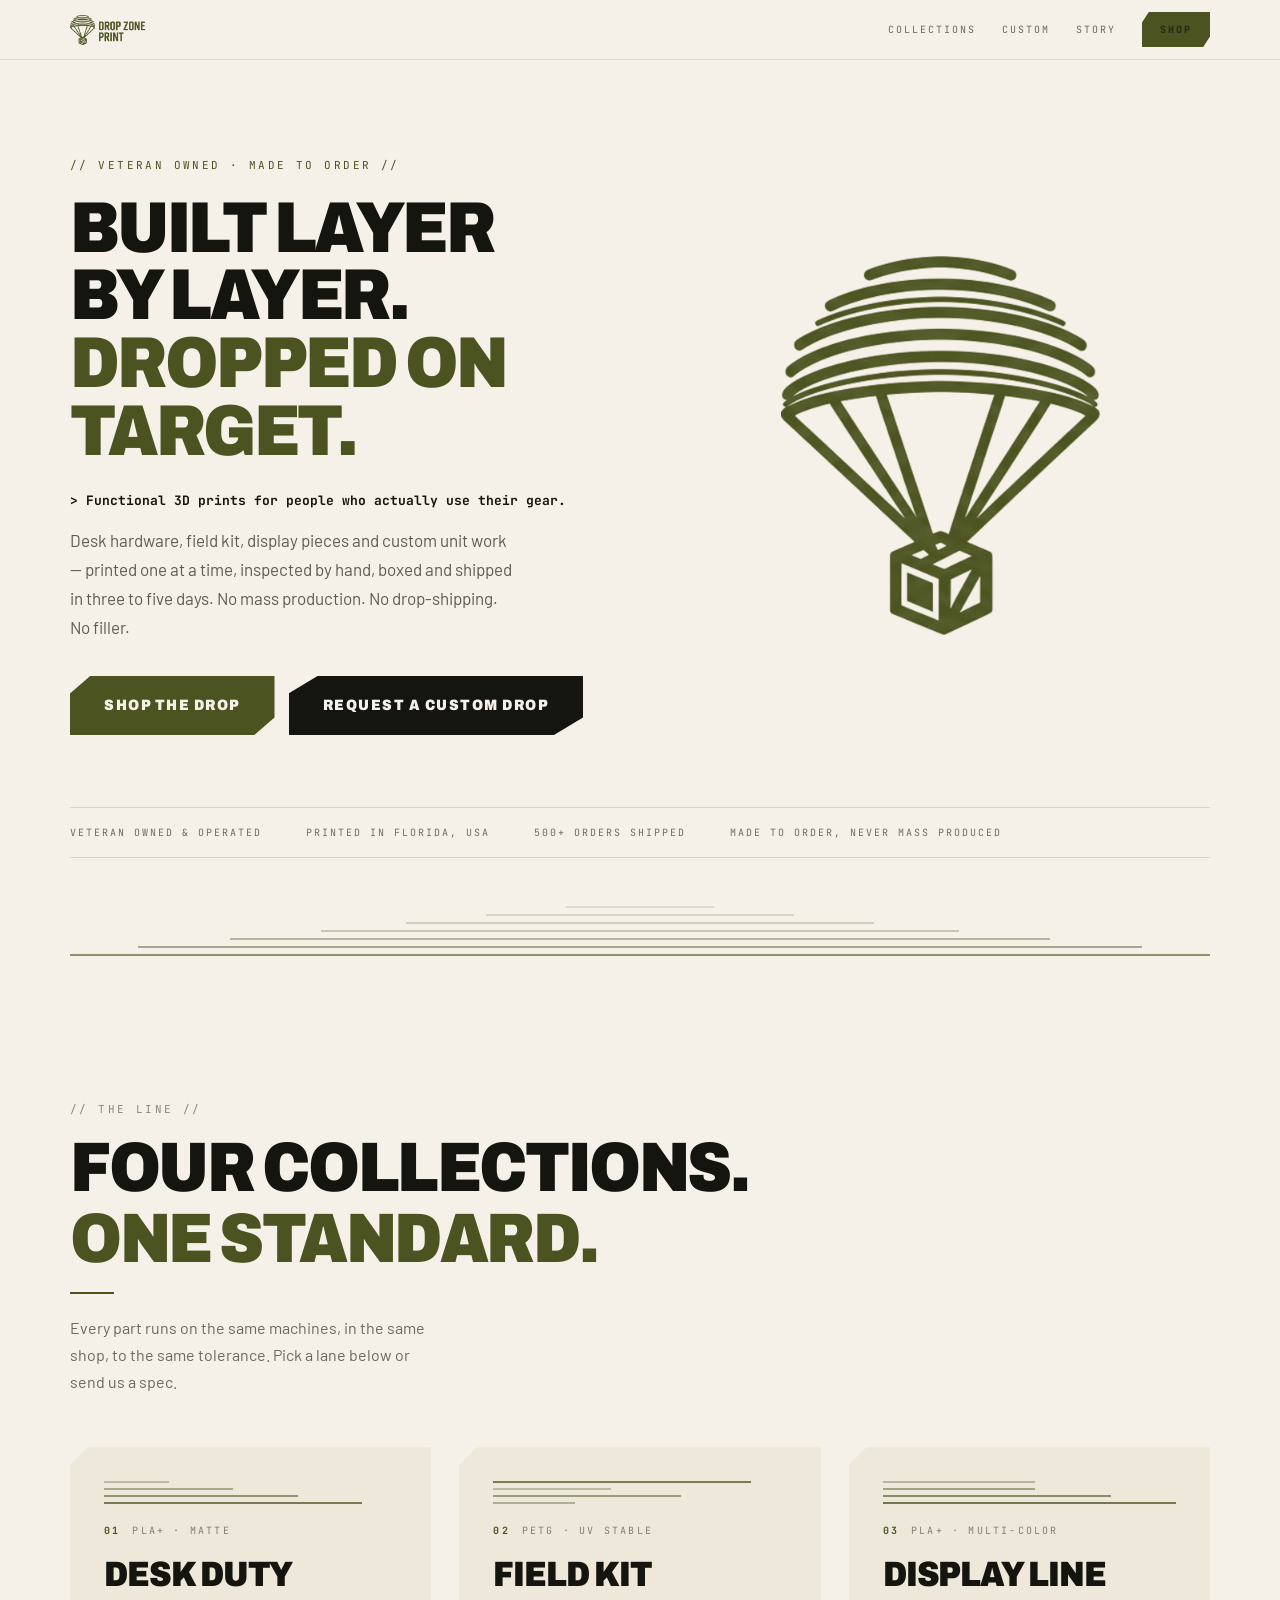
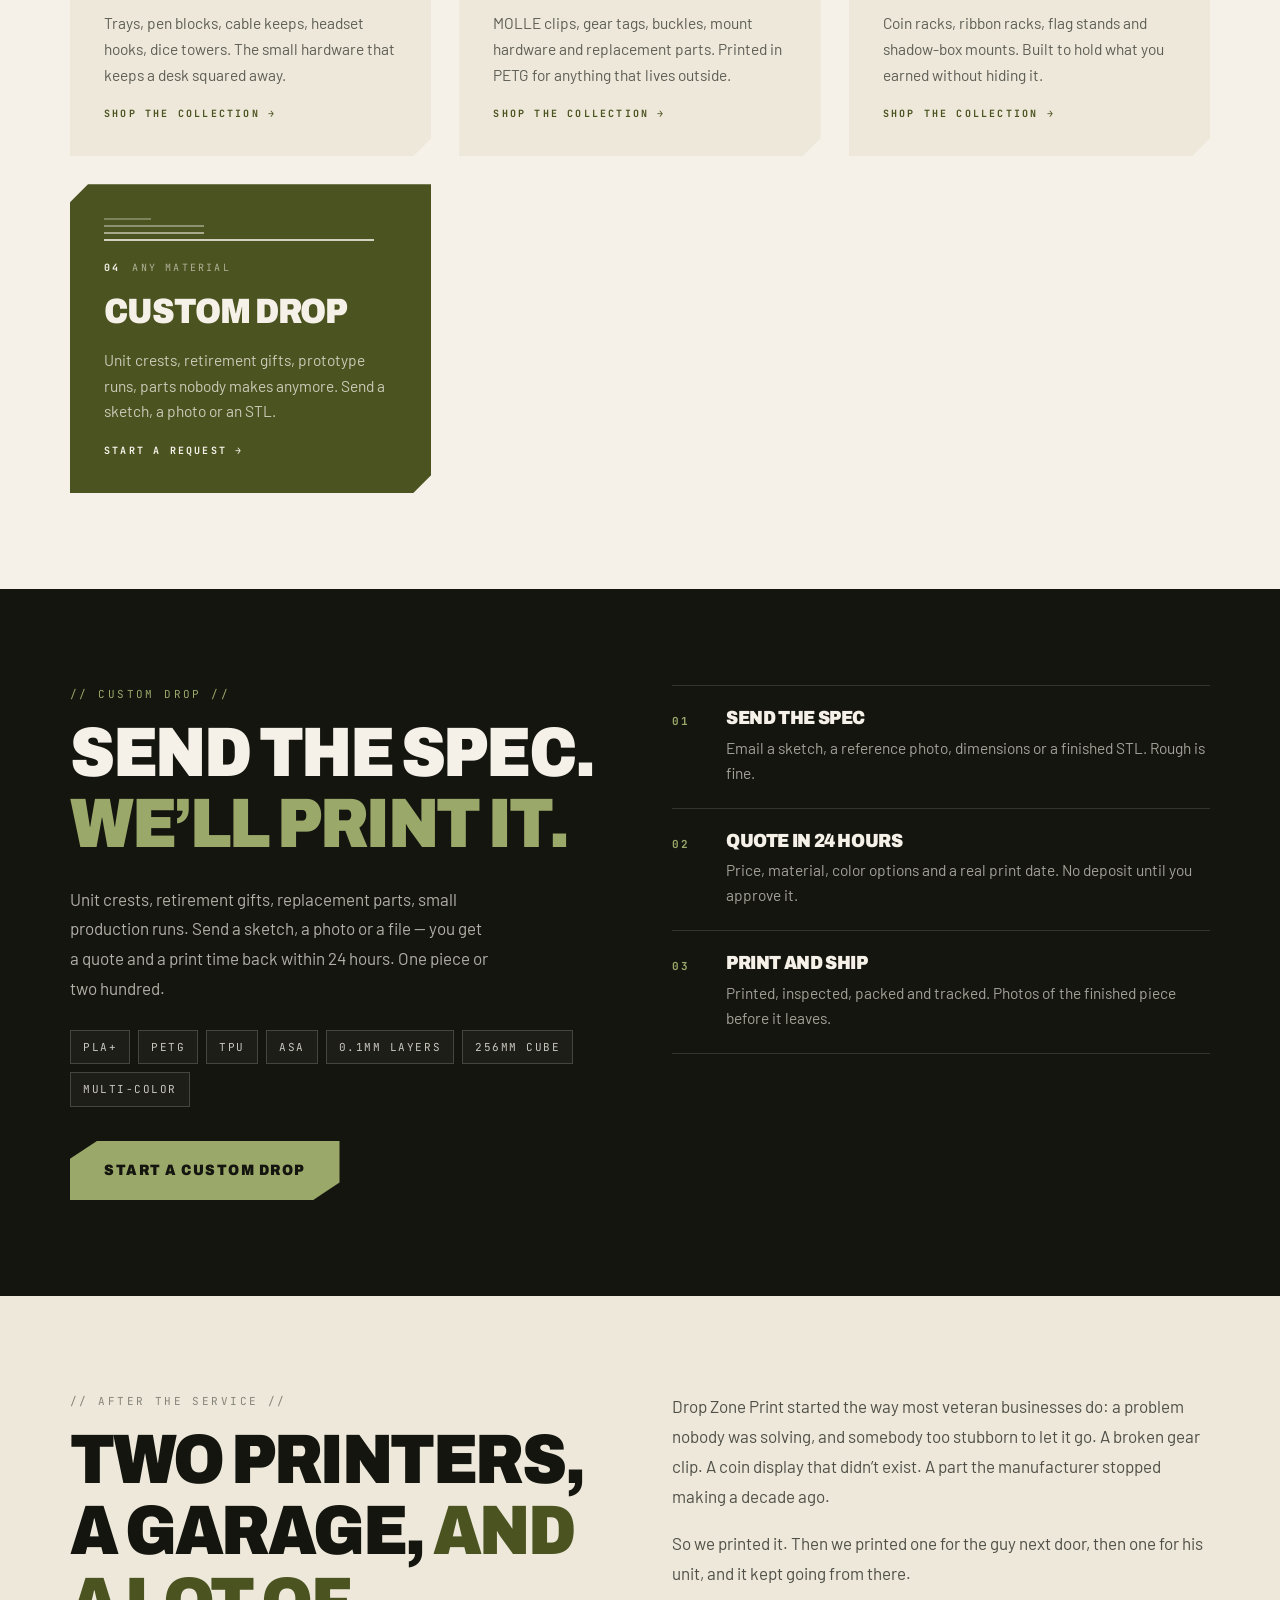
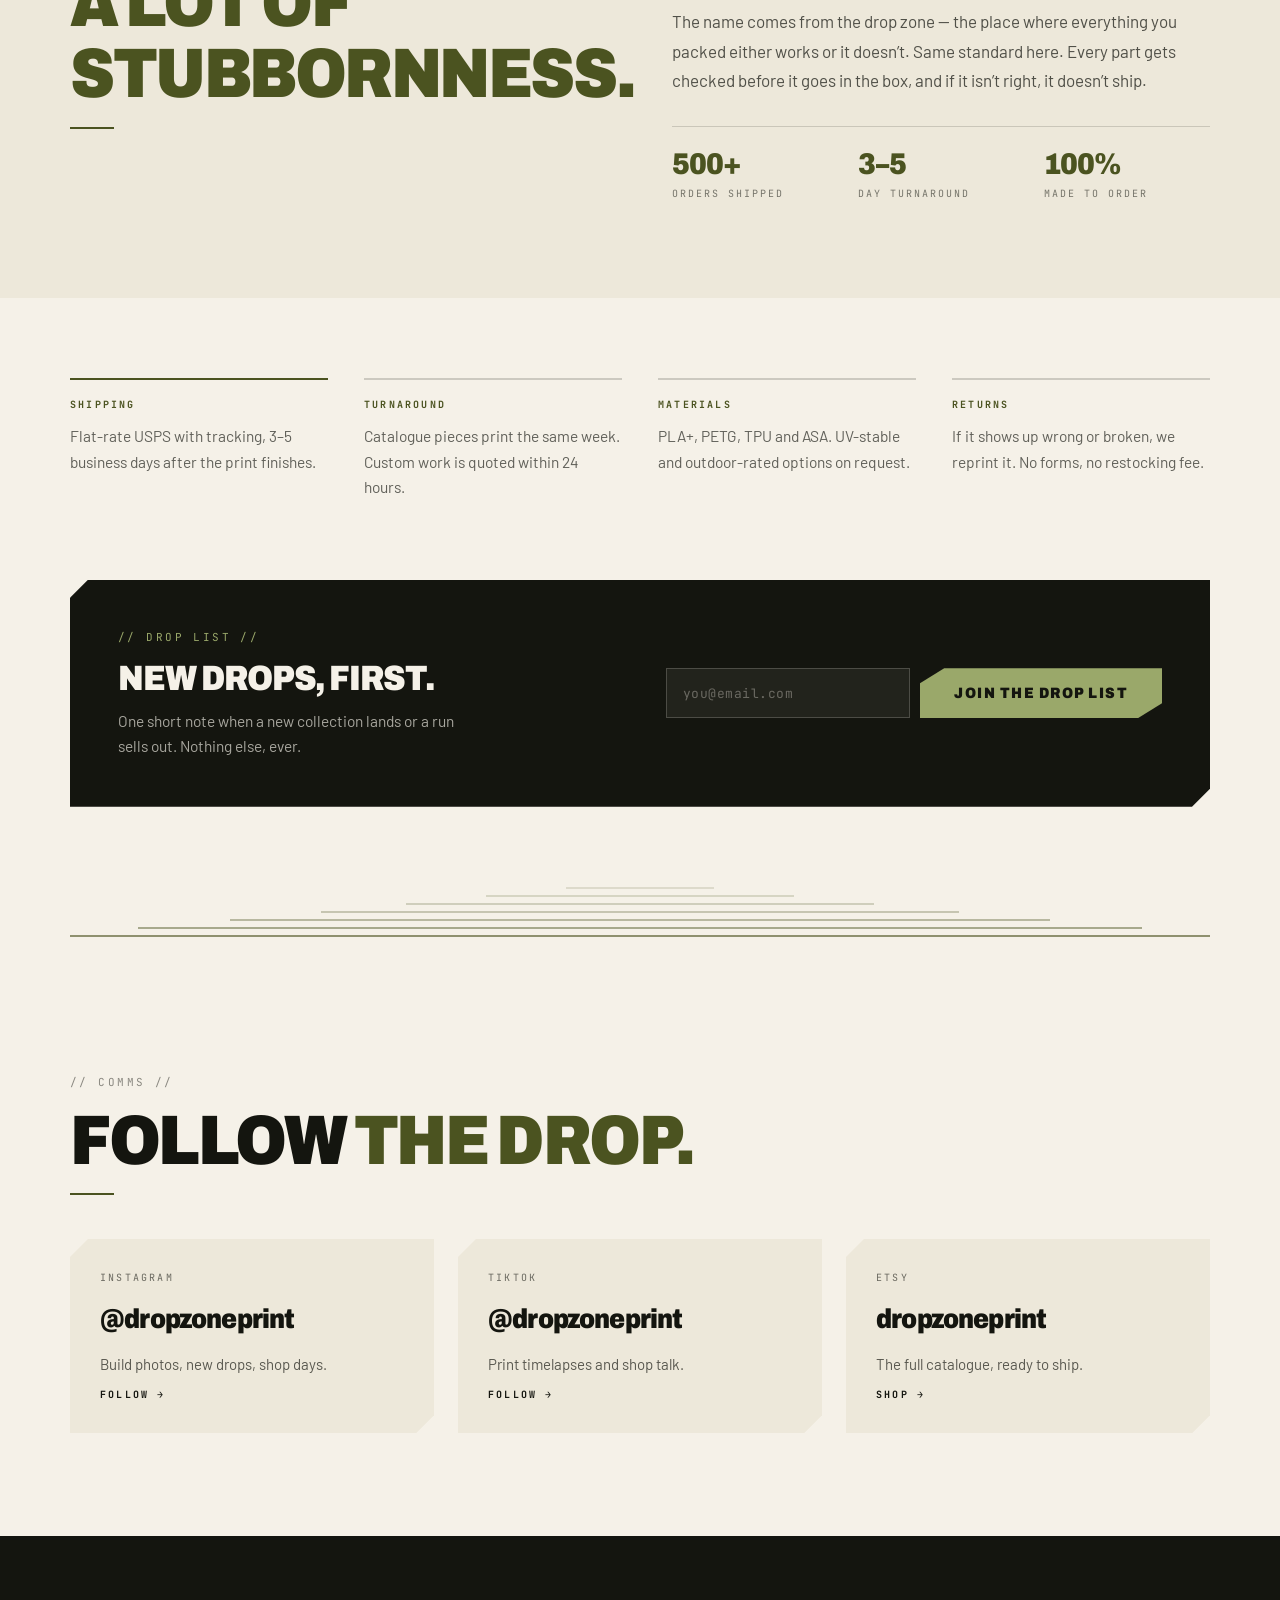
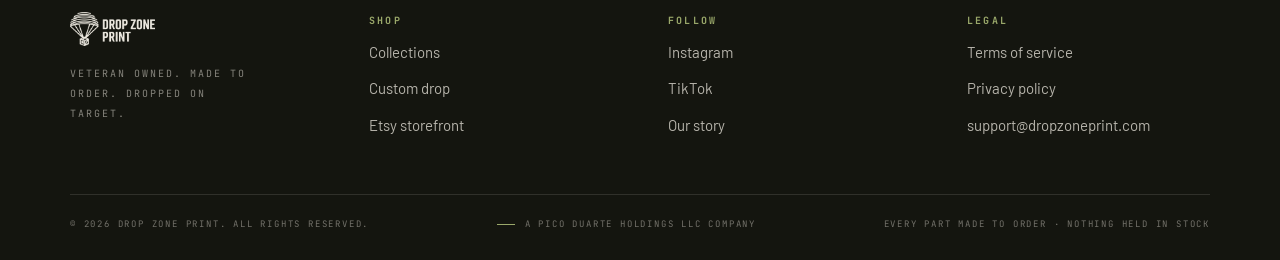
<file: index.html>
<!DOCTYPE html>
<html lang="en">
<head>
<meta charset="utf-8">
<meta name="viewport" content="width=device-width, initial-scale=1">
<title>Drop Zone Print — Veteran-owned 3D printing, made to order</title>
<meta name="description" content="Veteran-owned, made-to-order 3D printing. Desk hardware, field kit, display pieces and custom unit work — printed one at a time, inspected by hand, shipped in three to five days.">
<meta name="theme-color" content="#F5F1E8">
<link rel="canonical" href="https://tiguere561.github.io/dropzone/">
<meta property="og:type" content="website">
<meta property="og:title" content="Drop Zone Print — Veteran-owned 3D printing">
<meta property="og:description" content="Built layer by layer. Dropped on target. Made-to-order 3D printing from a veteran-owned shop.">
<meta property="og:image" content="assets/og-image.png">
<meta property="og:url" content="https://tiguere561.github.io/dropzone/">
<meta name="twitter:card" content="summary_large_image">
<link rel="icon" href="assets/favicon.png" type="image/png">
<link rel="apple-touch-icon" href="assets/apple-touch-icon.png">
<link rel="preconnect" href="https://fonts.googleapis.com">
<link rel="preconnect" href="https://fonts.gstatic.com" crossorigin>
<link rel="stylesheet" href="https://fonts.googleapis.com/css2?family=Archivo:wdth,wght@75..125,400..900&family=Barlow:wght@400;500;600&family=JetBrains+Mono:wght@400;700&display=swap">
<link rel="stylesheet" href="css/style.css">
</head>
<body>
<a class="skip" href="#main">Skip to content</a>

<header class="hdr">
  <div class="wrap">
    <a class="brand" href="./" aria-label="Drop Zone Print, home"><img src="assets/dzp-lockup.png" alt="Drop Zone Print" width="1000" height="398"></a>
    <nav class="nav" aria-label="Primary">
      <a href="#collections">Collections</a>
      <a href="#custom">Custom</a>
      <a href="#story">Story</a>
      <a class="btn btn--sm" href="https://www.etsy.com/shop/dropzoneprint" target="_blank" rel="noopener">Shop</a>
    </nav>
  </div>
</header>

<main id="main">

  <section class="hero sec" style="padding:clamp(46px,9vw,96px) 0 0;">
    <div class="wrap">
      <div>
        <span class="kicker">// Veteran owned &middot; Made to order //</span>
        <h1 class="h1">Built layer<br>by layer.<br><span class="accent">Dropped on target.</span></h1>
        <p class="term">&gt; Functional 3D prints for people who actually use their gear.</p>
        <p class="lede">Desk hardware, field kit, display pieces and custom unit work &mdash; printed one at a time, inspected by hand, boxed and shipped in three to five days. No mass production. No drop&#8209;shipping. No filler.</p>
        <div class="cta-row">
          <a class="btn" href="https://www.etsy.com/shop/dropzoneprint" target="_blank" rel="noopener">Shop the drop</a>
          <a class="btn btn--ink" href="mailto:support@dropzoneprint.com?subject=Custom%20drop%20request">Request a custom drop</a>
        </div>
      </div>
      <div class="hero__art">
        <img src="assets/dzp-mark.png" alt="" aria-hidden="true" width="400" height="473">
      </div>
    </div>
    <div class="wrap" style="margin-top:clamp(40px,7vw,72px);">
      <div class="proof">
        <span>Veteran owned &amp; operated</span>
        <span>Printed in Florida, USA</span>
        <span>500+ orders shipped</span>
        <span>Made to order, never mass produced</span>
      </div>
    </div>
  </section>

  <div class="wrap"><div class="layers" aria-hidden="true"><span></span><span></span><span></span><span></span><span></span><span></span><span></span></div></div>

  <section class="sec" id="collections">
    <div class="wrap">
      <div class="sec-head">
        <div>
          <span class="kicker kicker--mute">// The line //</span>
          <h2 class="h2">Four collections. <span class="accent">One standard.</span></h2>
          <span class="rule"></span>
        </div>
        <p>Every part runs on the same machines, in the same shop, to the same tolerance. Pick a lane below or send us a spec.</p>
      </div>

      <div class="grid grid--cards" style="margin-top:clamp(32px,5vw,52px);">

        <a class="card notch" href="https://www.etsy.com/shop/dropzoneprint" target="_blank" rel="noopener">
          <span class="stack" aria-hidden="true"><span style="width:22%;opacity:.3"></span><span style="width:44%;opacity:.42"></span><span style="width:66%;opacity:.56"></span><span style="width:88%;opacity:.72"></span></span>
          <span class="card__meta"><b>01</b><span>PLA+ &middot; Matte</span></span>
          <h3 class="h3">Desk Duty</h3>
          <p>Trays, pen blocks, cable keeps, headset hooks, dice towers. The small hardware that keeps a desk squared away.</p>
          <span class="card__cta">Shop the collection &rarr;</span>
        </a>

        <a class="card notch" href="https://www.etsy.com/shop/dropzoneprint" target="_blank" rel="noopener">
          <span class="stack" aria-hidden="true"><span style="width:88%;opacity:.72"></span><span style="width:40%;opacity:.3"></span><span style="width:64%;opacity:.5"></span><span style="width:28%;opacity:.38"></span></span>
          <span class="card__meta"><b>02</b><span>PETG &middot; UV stable</span></span>
          <h3 class="h3">Field Kit</h3>
          <p>MOLLE clips, gear tags, buckles, mount hardware and replacement parts. Printed in PETG for anything that lives outside.</p>
          <span class="card__cta">Shop the collection &rarr;</span>
        </a>

        <a class="card notch" href="https://www.etsy.com/shop/dropzoneprint" target="_blank" rel="noopener">
          <span class="stack" aria-hidden="true"><span style="width:52%;opacity:.34"></span><span style="width:52%;opacity:.46"></span><span style="width:78%;opacity:.6"></span><span style="width:100%;opacity:.74"></span></span>
          <span class="card__meta"><b>03</b><span>PLA+ &middot; Multi&#8209;color</span></span>
          <h3 class="h3">Display Line</h3>
          <p>Coin racks, ribbon racks, flag stands and shadow-box mounts. Built to hold what you earned without hiding it.</p>
          <span class="card__cta">Shop the collection &rarr;</span>
        </a>

        <a class="card card--od notch" href="#custom">
          <span class="stack" aria-hidden="true"><span style="width:16%;opacity:.3"></span><span style="width:34%;opacity:.4"></span><span style="width:34%;opacity:.55"></span><span style="width:92%;opacity:.8"></span></span>
          <span class="card__meta"><b>04</b><span>Any material</span></span>
          <h3 class="h3">Custom Drop</h3>
          <p>Unit crests, retirement gifts, prototype runs, parts nobody makes anymore. Send a sketch, a photo or an STL.</p>
          <span class="card__cta">Start a request &rarr;</span>
        </a>

      </div>
    </div>
  </section>

  <section class="sec band-ink" id="custom">
    <div class="wrap grid grid--split">
      <div>
        <span class="kicker">// Custom drop //</span>
        <h2 class="h2" style="margin-top:14px;">Send the spec. <span class="accent">We&rsquo;ll print it.</span></h2>
        <p class="lede" style="margin-top:24px;">Unit crests, retirement gifts, replacement parts, small production runs. Send a sketch, a photo or a file &mdash; you get a quote and a print time back within 24 hours. One piece or two hundred.</p>
        <div class="chips">
          <span class="chip">PLA+</span>
          <span class="chip">PETG</span>
          <span class="chip">TPU</span>
          <span class="chip">ASA</span>
          <span class="chip">0.1mm layers</span>
          <span class="chip">256mm cube</span>
          <span class="chip">Multi-color</span>
        </div>
        <div class="cta-row"><a class="btn" href="mailto:support@dropzoneprint.com?subject=Custom%20drop%20request">Start a custom drop</a></div>
      </div>
      <div>
        <div class="step">
          <span class="step__n">01</span>
          <div>
            <h3 class="h4">Send the spec</h3>
            <p>Email a sketch, a reference photo, dimensions or a finished STL. Rough is fine.</p>
          </div>
        </div>
        <div class="step">
          <span class="step__n">02</span>
          <div>
            <h3 class="h4">Quote in 24 hours</h3>
            <p>Price, material, color options and a real print date. No deposit until you approve it.</p>
          </div>
        </div>
        <div class="step">
          <span class="step__n">03</span>
          <div>
            <h3 class="h4">Print and ship</h3>
            <p>Printed, inspected, packed and tracked. Photos of the finished piece before it leaves.</p>
          </div>
        </div>
      </div>
    </div>
  </section>

  <section class="sec band-cream" id="story">
    <div class="wrap grid grid--split">
      <div>
        <span class="kicker kicker--mute">// After the service //</span>
        <h2 class="h2" style="margin-top:14px;">Two printers, a garage, <span class="accent">and a lot of stubbornness.</span></h2>
        <span class="rule"></span>
      </div>
      <div class="story__copy">
        <p>Drop Zone Print started the way most veteran businesses do: a problem nobody was solving, and somebody too stubborn to let it go. A broken gear clip. A coin display that didn&rsquo;t exist. A part the manufacturer stopped making a decade ago.</p>
        <p>So we printed it. Then we printed one for the guy next door, then one for his unit, and it kept going from there.</p>
        <p>The name comes from the drop zone &mdash; the place where everything you packed either works or it doesn&rsquo;t. Same standard here. Every part gets checked before it goes in the box, and if it isn&rsquo;t right, it doesn&rsquo;t ship.</p>
        <div class="stats">
          <div><b>500+</b><span>Orders shipped</span></div>
          <div><b>3&ndash;5</b><span>Day turnaround</span></div>
          <div><b>100%</b><span>Made to order</span></div>
        </div>
      </div>
    </div>
  </section>

  <section class="sec" style="padding:clamp(46px,7vw,80px) 0;">
    <div class="wrap grid grid--facts">
      <div class="fact">
        <h3>Shipping</h3>
        <p>Flat-rate USPS with tracking, 3&ndash;5 business days after the print finishes.</p>
      </div>
      <div class="fact">
        <h3>Turnaround</h3>
        <p>Catalogue pieces print the same week. Custom work is quoted within 24 hours.</p>
      </div>
      <div class="fact">
        <h3>Materials</h3>
        <p>PLA+, PETG, TPU and ASA. UV-stable and outdoor-rated options on request.</p>
      </div>
      <div class="fact">
        <h3>Returns</h3>
        <p>If it shows up wrong or broken, we reprint it. No forms, no restocking fee.</p>
      </div>
    </div>
  </section>

  <section style="padding:0 0 clamp(46px,7vw,80px);">
    <div class="wrap">
      <div class="dropbox notch">
        <div>
          <span class="kicker">// Drop list //</span>
          <h2 class="h3">New drops, first.</h2>
          <p>One short note when a new collection lands or a run sells out. Nothing else, ever.</p>
        </div>
        <form id="drop-form">
          <label class="skip" for="drop-email">Email address</label>
          <input id="drop-email" type="email" name="email" required placeholder="you@email.com" autocomplete="email">
          <button class="btn" type="submit">Join the drop list</button>
          <p class="form-ok" id="drop-ok" hidden>&gt;&gt; Draft opened in your mail app &mdash; hit send to confirm &lt;&lt;</p>
        </form>
      </div>
    </div>
  </section>

  <div class="wrap"><div class="layers" aria-hidden="true" style="padding-top:0;"><span></span><span></span><span></span><span></span><span></span><span></span><span></span></div></div>

  <section class="sec" id="follow" style="padding:clamp(46px,7vw,88px) 0 clamp(56px,8vw,104px);">
    <div class="wrap">
      <span class="kicker kicker--mute">// Comms //</span>
      <h2 class="h2" style="margin-top:14px;">Follow <span class="accent">the drop.</span></h2>
      <span class="rule"></span>
      <div class="grid grid--social" style="margin-top:clamp(28px,4vw,44px);">
        <a class="social notch" href="https://instagram.com/dropzoneprint" target="_blank" rel="noopener">
          <span class="plat">Instagram</span>
          <span class="handle">@dropzoneprint</span>
          <span class="desc">Build photos, new drops, shop days.</span>
          <span class="go">Follow &rarr;</span>
        </a>
        <a class="social notch" href="https://tiktok.com/@dropzoneprint" target="_blank" rel="noopener">
          <span class="plat">TikTok</span>
          <span class="handle">@dropzoneprint</span>
          <span class="desc">Print timelapses and shop talk.</span>
          <span class="go">Follow &rarr;</span>
        </a>
        <a class="social notch" href="https://www.etsy.com/shop/dropzoneprint" target="_blank" rel="noopener">
          <span class="plat">Etsy</span>
          <span class="handle">dropzoneprint</span>
          <span class="desc">The full catalogue, ready to ship.</span>
          <span class="go">Shop &rarr;</span>
        </a>
      </div>
    </div>
  </section>

</main>

<footer class="ftr">
  <div class="wrap">
    <div class="ftr__grid">
      <div>
        <img src="assets/dzp-lockup-cream.png" alt="Drop Zone Print" width="1000" height="398">
        <p class="ftr__tag">Veteran owned. Made to order. Dropped on target.</p>
      </div>
      <div class="ftr__col">
        <b>Shop</b>
        <a href="#collections">Collections</a>
        <a href="#custom">Custom drop</a>
        <a href="https://www.etsy.com/shop/dropzoneprint" target="_blank" rel="noopener">Etsy storefront</a>
      </div>
      <div class="ftr__col">
        <b>Follow</b>
        <a href="https://instagram.com/dropzoneprint" target="_blank" rel="noopener">Instagram</a>
        <a href="https://tiktok.com/@dropzoneprint" target="_blank" rel="noopener">TikTok</a>
        <a href="#story">Our story</a>
      </div>
      <div class="ftr__col">
        <b>Legal</b>
        <a href="terms.html">Terms of service</a>
        <a href="privacy.html">Privacy policy</a>
        <a href="mailto:support@dropzoneprint.com">support@dropzoneprint.com</a>
      </div>
    </div>
    <div class="ftr__bar">
      <span>&copy; 2026 Drop Zone Print. All rights reserved.</span>
      <em>A Pico Duarte Holdings LLC company</em>
      <span>Every part made to order &middot; Nothing held in stock</span>
    </div>
  </div>
</footer>

<script>
document.getElementById('drop-form').addEventListener('submit', function (e) {
  e.preventDefault();
  var v = document.getElementById('drop-email').value.trim();
  if (!v) return;
  window.location.href = 'mailto:support@dropzoneprint.com'
    + '?subject=' + encodeURIComponent('Drop list // add me')
    + '&body=' + encodeURIComponent('Add this address to the Drop Zone Print drop list: ' + v);
  document.getElementById('drop-ok').hidden = false;
});
</script>
</body>
</html>
</file>
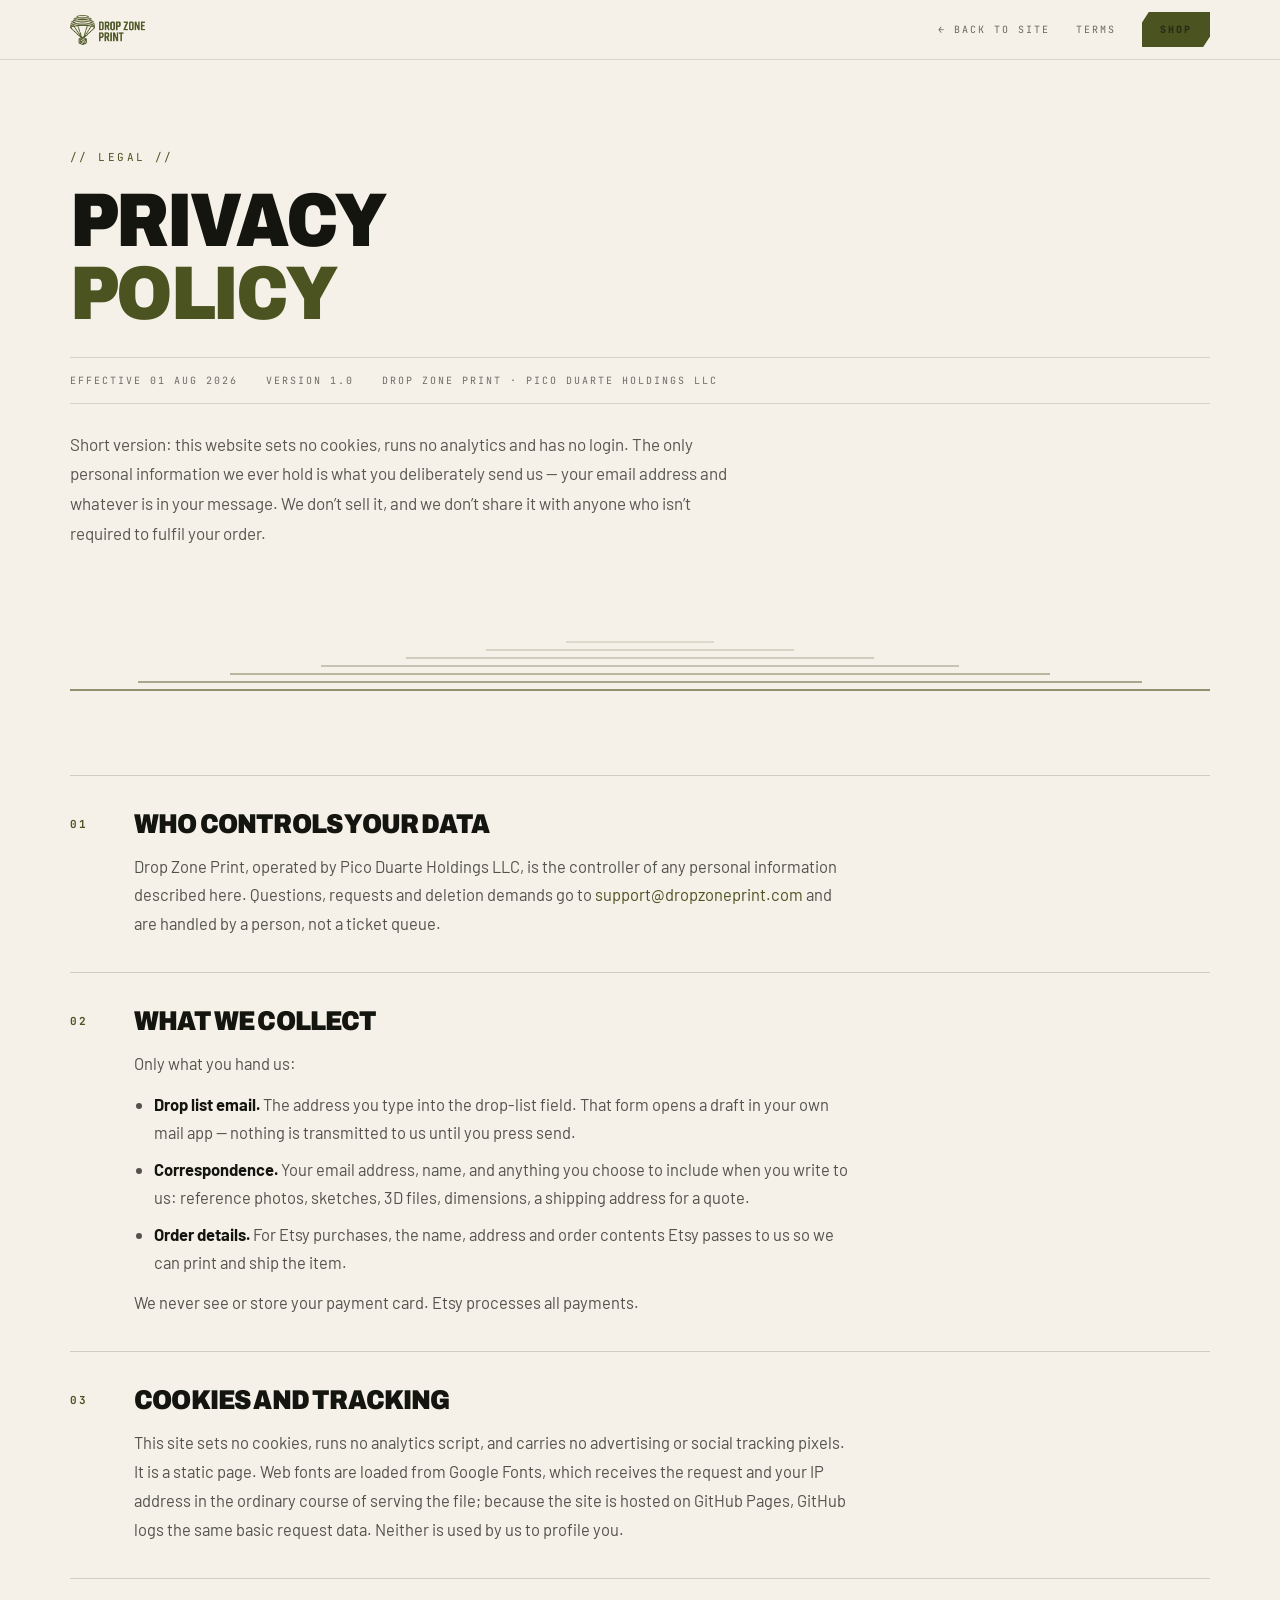
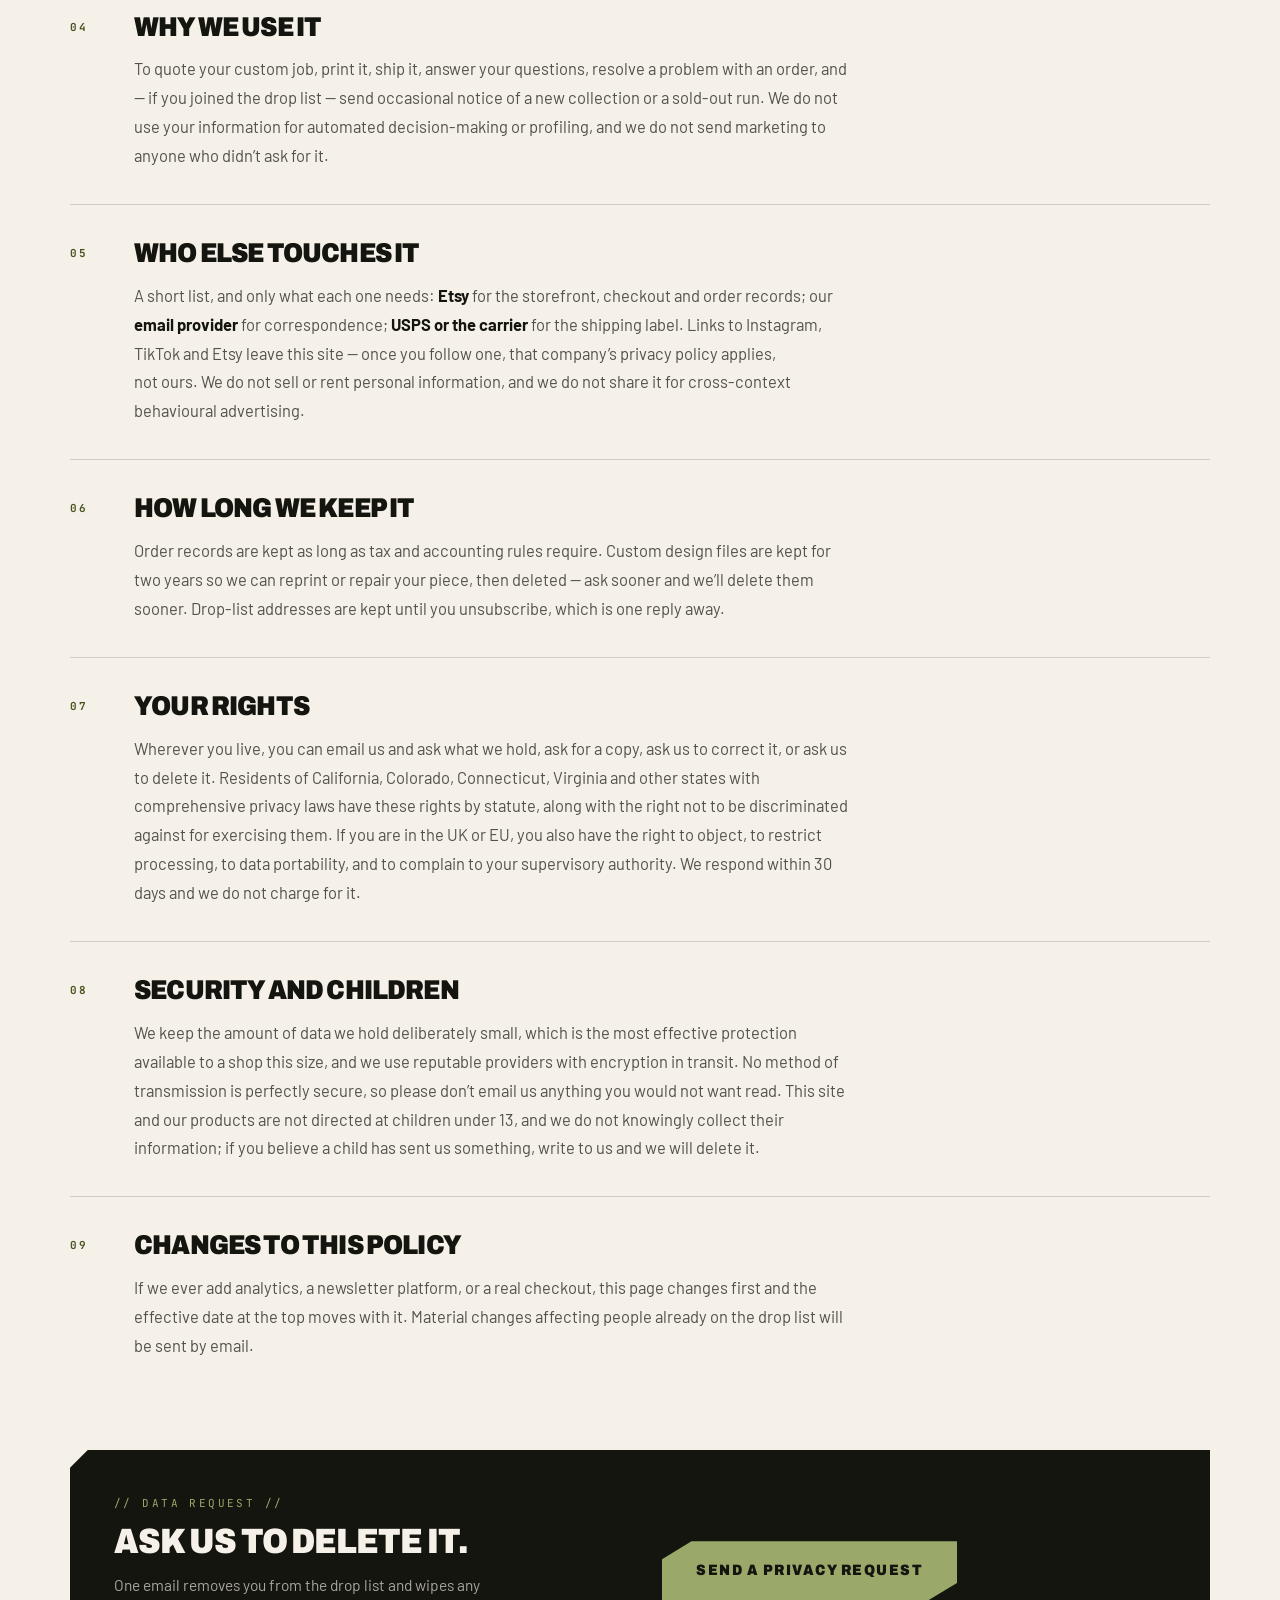
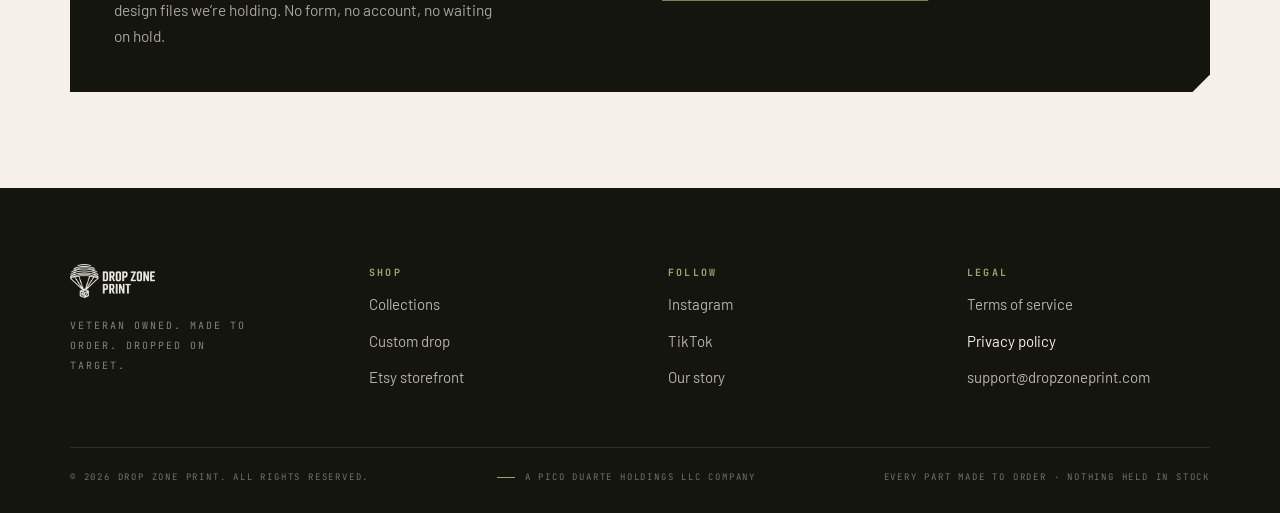
<file: privacy.html>
<!DOCTYPE html>
<html lang="en">
<head>
<meta charset="utf-8">
<meta name="viewport" content="width=device-width, initial-scale=1">
<title>Privacy Policy — Drop Zone Print</title>
<meta name="description" content="Privacy policy for Drop Zone Print. No cookies, no analytics, no tracking — only the information you deliberately send us.">
<meta name="theme-color" content="#F5F1E8">
<meta name="robots" content="index, follow">
<link rel="canonical" href="https://tiguere561.github.io/dropzone/privacy.html">
<link rel="icon" href="assets/favicon.png" type="image/png">
<link rel="apple-touch-icon" href="assets/apple-touch-icon.png">
<link rel="preconnect" href="https://fonts.googleapis.com">
<link rel="preconnect" href="https://fonts.gstatic.com" crossorigin>
<link rel="stylesheet" href="https://fonts.googleapis.com/css2?family=Archivo:wdth,wght@75..125,400..900&family=Barlow:wght@400;500;600&family=JetBrains+Mono:wght@400;700&display=swap">
<link rel="stylesheet" href="css/style.css">
</head>
<body>
<a class="skip" href="#main">Skip to content</a>

<header class="hdr">
  <div class="wrap">
    <a class="brand" href="./" aria-label="Drop Zone Print, home"><img src="assets/dzp-lockup.png" alt="Drop Zone Print" width="1000" height="398"></a>
    <nav class="nav" aria-label="Primary">
      <a href="./">&larr; Back to site</a>
      <a href="terms.html">Terms</a>
      <a class="btn btn--sm" href="https://www.etsy.com/shop/dropzoneprint" target="_blank" rel="noopener">Shop</a>
    </nav>
  </div>
</header>

<main id="main">

  <section class="legal-head" style="padding:clamp(46px,8vw,88px) 0 clamp(28px,4vw,44px);">
    <div class="wrap">
      <span class="kicker">// Legal //</span>
      <h1 class="h1">Privacy<br><span class="accent">Policy</span></h1>
      <div class="meta">
        <span>Effective 01 Aug 2026</span>
        <span>Version 1.0</span>
        <span>Drop Zone Print &middot; Pico Duarte Holdings LLC</span>
      </div>
      <p>Short version: this website sets no cookies, runs no analytics and has no login. The only personal information we ever hold is what you deliberately send us &mdash; your email address and whatever is in your message. We don&rsquo;t sell it, and we don&rsquo;t share it with anyone who isn&rsquo;t required to fulfil your order.</p>
    </div>
  </section>

  <div class="wrap"><div class="layers" aria-hidden="true" style="padding-bottom:clamp(20px,4vw,40px);"><span></span><span></span><span></span><span></span><span></span><span></span><span></span></div></div>

  <section style="padding:clamp(24px,4vw,44px) 0 clamp(56px,8vw,96px);">
    <div class="wrap">

      <div class="legal__row">
        <span class="legal__n">01</span>
        <div class="legal__body">
          <h2>Who controls your data</h2>
          <p>Drop Zone Print, operated by Pico Duarte Holdings LLC, is the controller of any personal information described here. Questions, requests and deletion demands go to <a href="mailto:support@dropzoneprint.com">support@dropzoneprint.com</a> and are handled by a person, not a ticket queue.</p>
        </div>
      </div>

      <div class="legal__row">
        <span class="legal__n">02</span>
        <div class="legal__body">
          <h2>What we collect</h2>
          <p>Only what you hand us:</p>
          <ul>
            <li><strong>Drop list email.</strong> The address you type into the drop-list field. That form opens a draft in your own mail app &mdash; nothing is transmitted to us until you press send.</li>
            <li><strong>Correspondence.</strong> Your email address, name, and anything you choose to include when you write to us: reference photos, sketches, 3D files, dimensions, a shipping address for a quote.</li>
            <li><strong>Order details.</strong> For Etsy purchases, the name, address and order contents Etsy passes to us so we can print and ship the item.</li>
          </ul>
          <p>We never see or store your payment card. Etsy processes all payments.</p>
        </div>
      </div>

      <div class="legal__row">
        <span class="legal__n">03</span>
        <div class="legal__body">
          <h2>Cookies and tracking</h2>
          <p>This site sets no cookies, runs no analytics script, and carries no advertising or social tracking pixels. It is a static page. Web fonts are loaded from Google Fonts, which receives the request and your IP address in the ordinary course of serving the file; because the site is hosted on GitHub Pages, GitHub logs the same basic request data. Neither is used by us to profile you.</p>
        </div>
      </div>

      <div class="legal__row">
        <span class="legal__n">04</span>
        <div class="legal__body">
          <h2>Why we use it</h2>
          <p>To quote your custom job, print it, ship it, answer your questions, resolve a problem with an order, and &mdash; if you joined the drop list &mdash; send occasional notice of a new collection or a sold-out run. We do not use your information for automated decision-making or profiling, and we do not send marketing to anyone who didn&rsquo;t ask for it.</p>
        </div>
      </div>

      <div class="legal__row">
        <span class="legal__n">05</span>
        <div class="legal__body">
          <h2>Who else touches it</h2>
          <p>A short list, and only what each one needs: <strong>Etsy</strong> for the storefront, checkout and order records; our <strong>email provider</strong> for correspondence; <strong>USPS or the carrier</strong> for the shipping label. Links to Instagram, TikTok and Etsy leave this site &mdash; once you follow one, that company&rsquo;s privacy policy applies, not ours. We do not sell or rent personal information, and we do not share it for cross-context behavioural advertising.</p>
        </div>
      </div>

      <div class="legal__row">
        <span class="legal__n">06</span>
        <div class="legal__body">
          <h2>How long we keep it</h2>
          <p>Order records are kept as long as tax and accounting rules require. Custom design files are kept for two years so we can reprint or repair your piece, then deleted &mdash; ask sooner and we&rsquo;ll delete them sooner. Drop-list addresses are kept until you unsubscribe, which is one reply away.</p>
        </div>
      </div>

      <div class="legal__row">
        <span class="legal__n">07</span>
        <div class="legal__body">
          <h2>Your rights</h2>
          <p>Wherever you live, you can email us and ask what we hold, ask for a copy, ask us to correct it, or ask us to delete it. Residents of California, Colorado, Connecticut, Virginia and other states with comprehensive privacy laws have these rights by statute, along with the right not to be discriminated against for exercising them. If you are in the UK or EU, you also have the right to object, to restrict processing, to data portability, and to complain to your supervisory authority. We respond within 30 days and we do not charge for it.</p>
        </div>
      </div>

      <div class="legal__row">
        <span class="legal__n">08</span>
        <div class="legal__body">
          <h2>Security and children</h2>
          <p>We keep the amount of data we hold deliberately small, which is the most effective protection available to a shop this size, and we use reputable providers with encryption in transit. No method of transmission is perfectly secure, so please don&rsquo;t email us anything you would not want read. This site and our products are not directed at children under 13, and we do not knowingly collect their information; if you believe a child has sent us something, write to us and we will delete it.</p>
        </div>
      </div>

      <div class="legal__row">
        <span class="legal__n">09</span>
        <div class="legal__body">
          <h2>Changes to this policy</h2>
          <p>If we ever add analytics, a newsletter platform, or a real checkout, this page changes first and the effective date at the top moves with it. Material changes affecting people already on the drop list will be sent by email.</p>
        </div>
      </div>

      <div class="cta-panel notch">
        <div>
          <span class="kicker">// Data request //</span>
          <h2 class="h3">Ask us to delete it.</h2>
          <p>One email removes you from the drop list and wipes any design files we&rsquo;re holding. No form, no account, no waiting on hold.</p>
        </div>
        <div><a class="btn" href="mailto:support@dropzoneprint.com?subject=Privacy%20request">Send a privacy request</a></div>
      </div>

    </div>
  </section>

</main>

<footer class="ftr">
  <div class="wrap">
    <div class="ftr__grid">
      <div>
        <img src="assets/dzp-lockup-cream.png" alt="Drop Zone Print" width="1000" height="398">
        <p class="ftr__tag">Veteran owned. Made to order. Dropped on target.</p>
      </div>
      <div class="ftr__col">
        <b>Shop</b>
        <a href="./#collections">Collections</a>
        <a href="./#custom">Custom drop</a>
        <a href="https://www.etsy.com/shop/dropzoneprint" target="_blank" rel="noopener">Etsy storefront</a>
      </div>
      <div class="ftr__col">
        <b>Follow</b>
        <a href="https://instagram.com/dropzoneprint" target="_blank" rel="noopener">Instagram</a>
        <a href="https://tiktok.com/@dropzoneprint" target="_blank" rel="noopener">TikTok</a>
        <a href="./#story">Our story</a>
      </div>
      <div class="ftr__col">
        <b>Legal</b>
        <a href="terms.html">Terms of service</a>
        <a href="privacy.html" aria-current="page">Privacy policy</a>
        <a href="mailto:support@dropzoneprint.com">support@dropzoneprint.com</a>
      </div>
    </div>
    <div class="ftr__bar">
      <span>&copy; 2026 Drop Zone Print. All rights reserved.</span>
      <em>A Pico Duarte Holdings LLC company</em>
      <span>Every part made to order &middot; Nothing held in stock</span>
    </div>
  </div>
</footer>

</body>
</html>
</file>
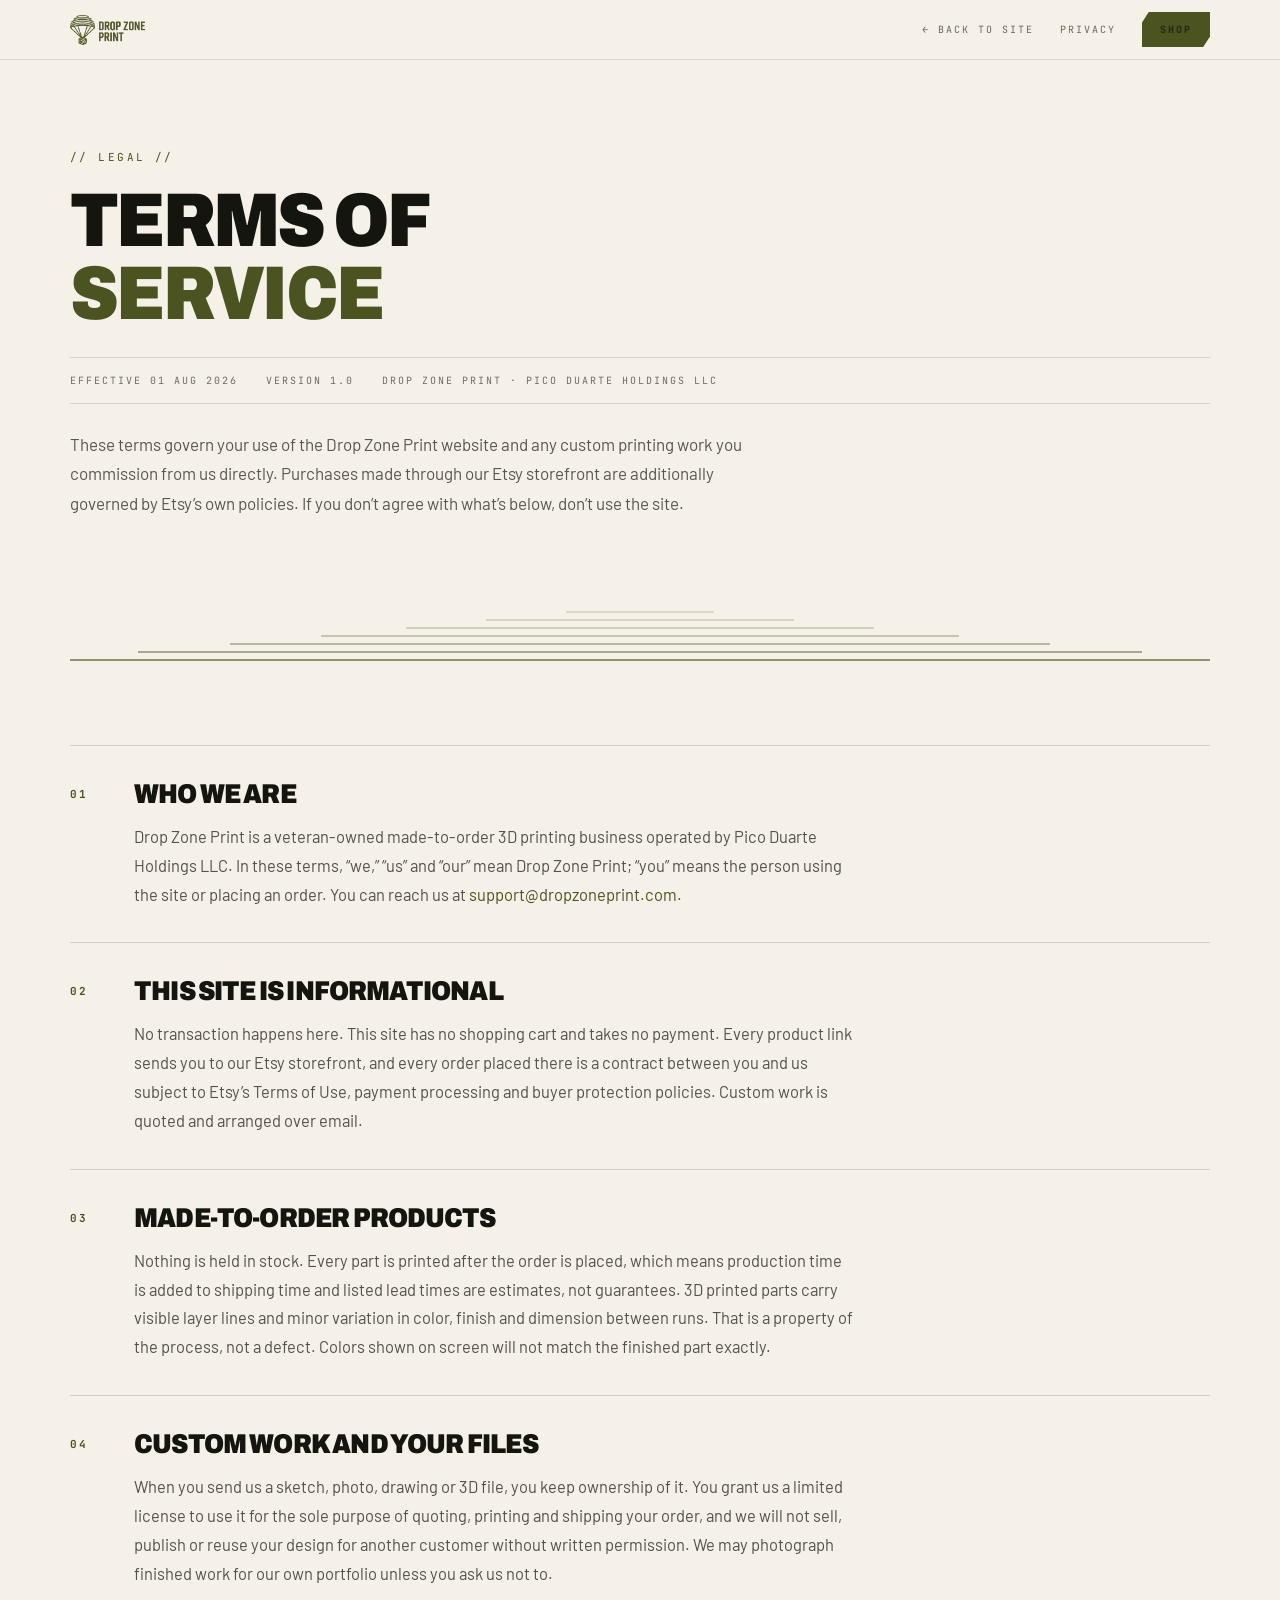
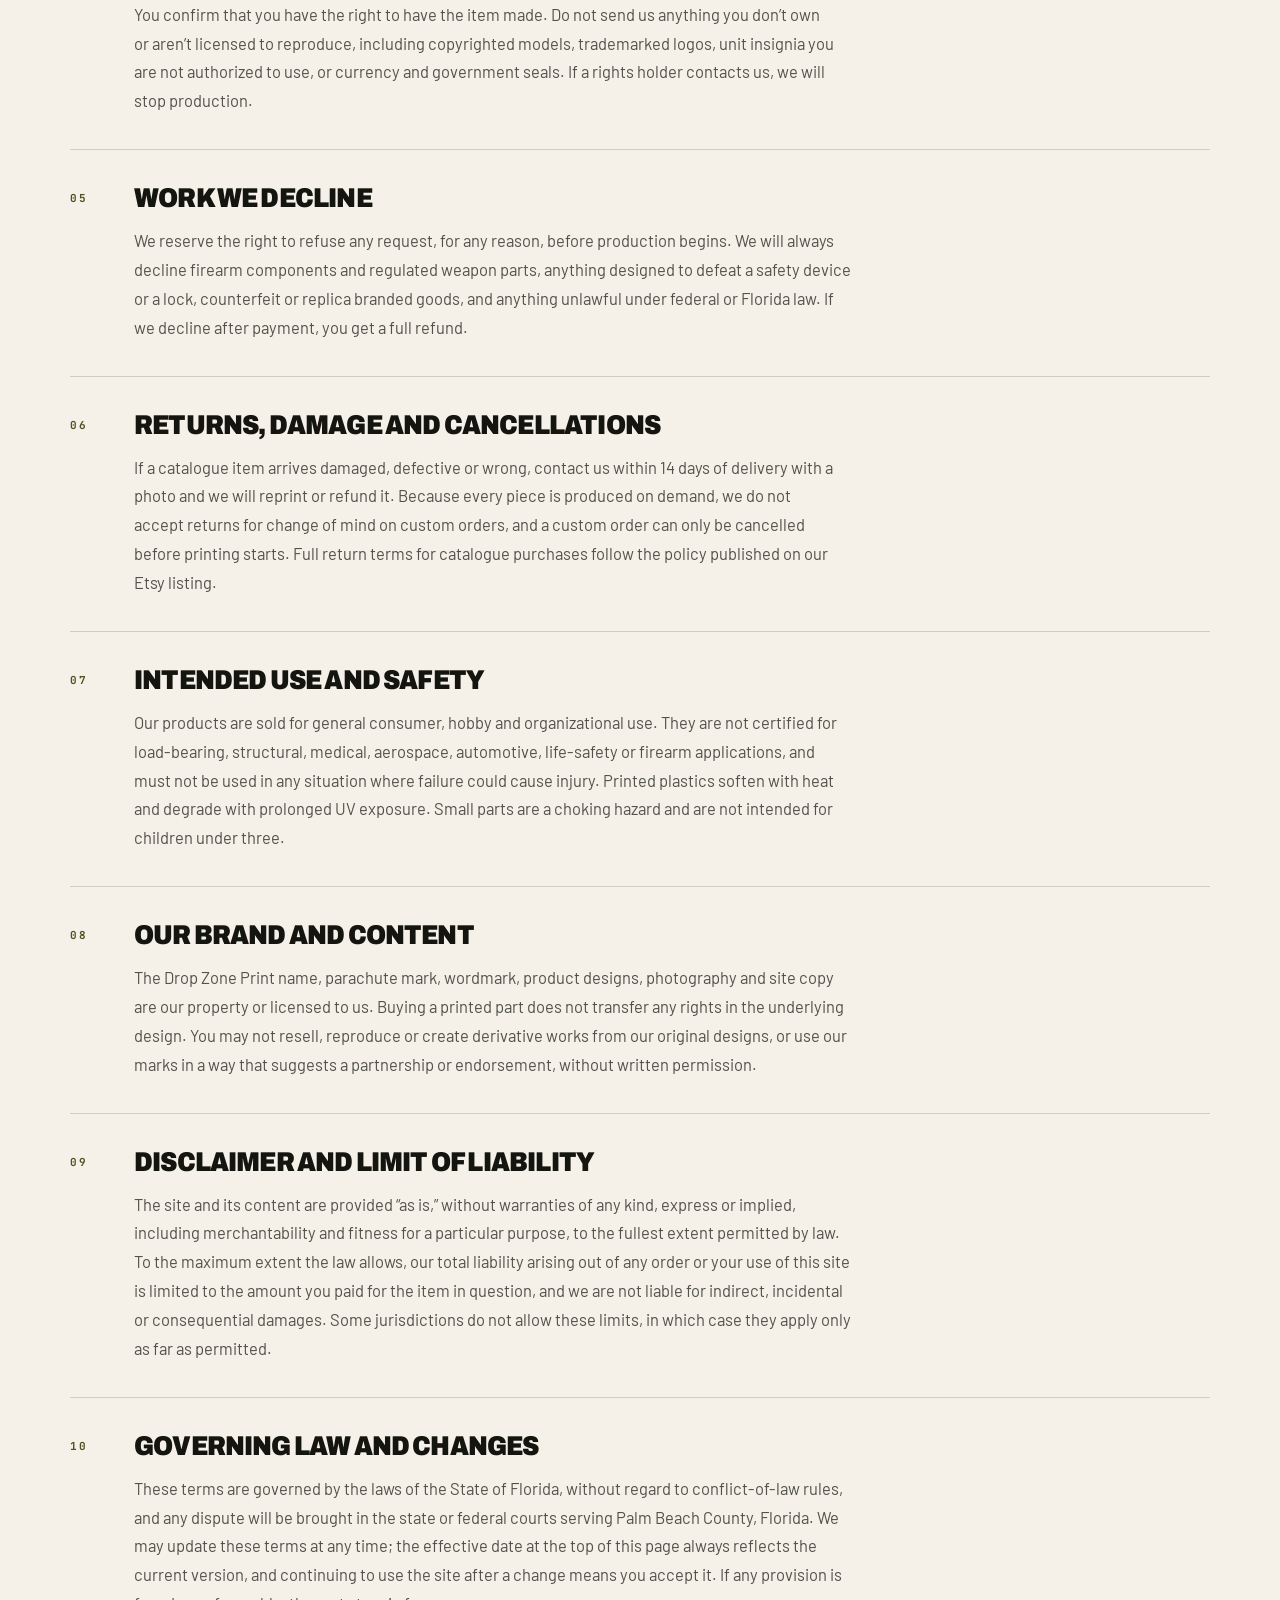
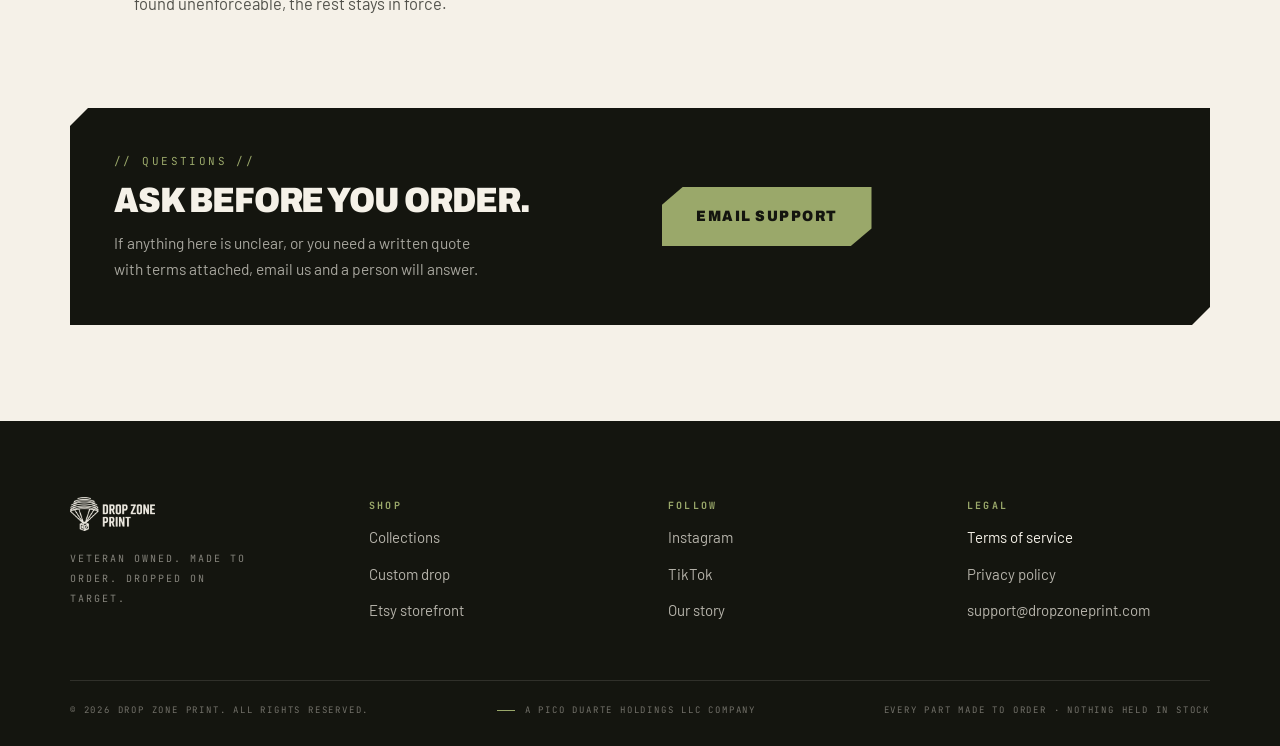
<file: terms.html>
<!DOCTYPE html>
<html lang="en">
<head>
<meta charset="utf-8">
<meta name="viewport" content="width=device-width, initial-scale=1">
<title>Terms of Service — Drop Zone Print</title>
<meta name="description" content="Terms of service for Drop Zone Print, a veteran-owned made-to-order 3D printing business operated by Pico Duarte Holdings LLC.">
<meta name="theme-color" content="#F5F1E8">
<meta name="robots" content="index, follow">
<link rel="canonical" href="https://tiguere561.github.io/dropzone/terms.html">
<link rel="icon" href="assets/favicon.png" type="image/png">
<link rel="apple-touch-icon" href="assets/apple-touch-icon.png">
<link rel="preconnect" href="https://fonts.googleapis.com">
<link rel="preconnect" href="https://fonts.gstatic.com" crossorigin>
<link rel="stylesheet" href="https://fonts.googleapis.com/css2?family=Archivo:wdth,wght@75..125,400..900&family=Barlow:wght@400;500;600&family=JetBrains+Mono:wght@400;700&display=swap">
<link rel="stylesheet" href="css/style.css">
</head>
<body>
<a class="skip" href="#main">Skip to content</a>

<header class="hdr">
  <div class="wrap">
    <a class="brand" href="./" aria-label="Drop Zone Print, home"><img src="assets/dzp-lockup.png" alt="Drop Zone Print" width="1000" height="398"></a>
    <nav class="nav" aria-label="Primary">
      <a href="./">&larr; Back to site</a>
      <a href="privacy.html">Privacy</a>
      <a class="btn btn--sm" href="https://www.etsy.com/shop/dropzoneprint" target="_blank" rel="noopener">Shop</a>
    </nav>
  </div>
</header>

<main id="main">

  <section class="legal-head" style="padding:clamp(46px,8vw,88px) 0 clamp(28px,4vw,44px);">
    <div class="wrap">
      <span class="kicker">// Legal //</span>
      <h1 class="h1">Terms of<br><span class="accent">Service</span></h1>
      <div class="meta">
        <span>Effective 01 Aug 2026</span>
        <span>Version 1.0</span>
        <span>Drop Zone Print &middot; Pico Duarte Holdings LLC</span>
      </div>
      <p>These terms govern your use of the Drop Zone Print website and any custom printing work you commission from us directly. Purchases made through our Etsy storefront are additionally governed by Etsy&rsquo;s own policies. If you don&rsquo;t agree with what&rsquo;s below, don&rsquo;t use the site.</p>
    </div>
  </section>

  <div class="wrap"><div class="layers" aria-hidden="true" style="padding-bottom:clamp(20px,4vw,40px);"><span></span><span></span><span></span><span></span><span></span><span></span><span></span></div></div>

  <section style="padding:clamp(24px,4vw,44px) 0 clamp(56px,8vw,96px);">
    <div class="wrap">

      <div class="legal__row">
        <span class="legal__n">01</span>
        <div class="legal__body">
          <h2>Who we are</h2>
          <p>Drop Zone Print is a veteran-owned made-to-order 3D printing business operated by Pico Duarte Holdings LLC. In these terms, &ldquo;we,&rdquo; &ldquo;us&rdquo; and &ldquo;our&rdquo; mean Drop Zone Print; &ldquo;you&rdquo; means the person using the site or placing an order. You can reach us at <a href="mailto:support@dropzoneprint.com">support@dropzoneprint.com</a>.</p>
        </div>
      </div>

      <div class="legal__row">
        <span class="legal__n">02</span>
        <div class="legal__body">
          <h2>This site is informational</h2>
          <p>No transaction happens here. This site has no shopping cart and takes no payment. Every product link sends you to our Etsy storefront, and every order placed there is a contract between you and us subject to Etsy&rsquo;s Terms of Use, payment processing and buyer protection policies. Custom work is quoted and arranged over email.</p>
        </div>
      </div>

      <div class="legal__row">
        <span class="legal__n">03</span>
        <div class="legal__body">
          <h2>Made-to-order products</h2>
          <p>Nothing is held in stock. Every part is printed after the order is placed, which means production time is added to shipping time and listed lead times are estimates, not guarantees. 3D printed parts carry visible layer lines and minor variation in color, finish and dimension between runs. That is a property of the process, not a defect. Colors shown on screen will not match the finished part exactly.</p>
        </div>
      </div>

      <div class="legal__row">
        <span class="legal__n">04</span>
        <div class="legal__body">
          <h2>Custom work and your files</h2>
          <p>When you send us a sketch, photo, drawing or 3D file, you keep ownership of it. You grant us a limited license to use it for the sole purpose of quoting, printing and shipping your order, and we will not sell, publish or reuse your design for another customer without written permission. We may photograph finished work for our own portfolio unless you ask us not to.</p>
          <p>You confirm that you have the right to have the item made. Do not send us anything you don&rsquo;t own or aren&rsquo;t licensed to reproduce, including copyrighted models, trademarked logos, unit insignia you are not authorized to use, or currency and government seals. If a rights holder contacts us, we will stop production.</p>
        </div>
      </div>

      <div class="legal__row">
        <span class="legal__n">05</span>
        <div class="legal__body">
          <h2>Work we decline</h2>
          <p>We reserve the right to refuse any request, for any reason, before production begins. We will always decline firearm components and regulated weapon parts, anything designed to defeat a safety device or a lock, counterfeit or replica branded goods, and anything unlawful under federal or Florida law. If we decline after payment, you get a full refund.</p>
        </div>
      </div>

      <div class="legal__row">
        <span class="legal__n">06</span>
        <div class="legal__body">
          <h2>Returns, damage and cancellations</h2>
          <p>If a catalogue item arrives damaged, defective or wrong, contact us within 14 days of delivery with a photo and we will reprint or refund it. Because every piece is produced on demand, we do not accept returns for change of mind on custom orders, and a custom order can only be cancelled before printing starts. Full return terms for catalogue purchases follow the policy published on our Etsy listing.</p>
        </div>
      </div>

      <div class="legal__row">
        <span class="legal__n">07</span>
        <div class="legal__body">
          <h2>Intended use and safety</h2>
          <p>Our products are sold for general consumer, hobby and organizational use. They are not certified for load-bearing, structural, medical, aerospace, automotive, life-safety or firearm applications, and must not be used in any situation where failure could cause injury. Printed plastics soften with heat and degrade with prolonged UV exposure. Small parts are a choking hazard and are not intended for children under three.</p>
        </div>
      </div>

      <div class="legal__row">
        <span class="legal__n">08</span>
        <div class="legal__body">
          <h2>Our brand and content</h2>
          <p>The Drop Zone Print name, parachute mark, wordmark, product designs, photography and site copy are our property or licensed to us. Buying a printed part does not transfer any rights in the underlying design. You may not resell, reproduce or create derivative works from our original designs, or use our marks in a way that suggests a partnership or endorsement, without written permission.</p>
        </div>
      </div>

      <div class="legal__row">
        <span class="legal__n">09</span>
        <div class="legal__body">
          <h2>Disclaimer and limit of liability</h2>
          <p>The site and its content are provided &ldquo;as is,&rdquo; without warranties of any kind, express or implied, including merchantability and fitness for a particular purpose, to the fullest extent permitted by law. To the maximum extent the law allows, our total liability arising out of any order or your use of this site is limited to the amount you paid for the item in question, and we are not liable for indirect, incidental or consequential damages. Some jurisdictions do not allow these limits, in which case they apply only as far as permitted.</p>
        </div>
      </div>

      <div class="legal__row">
        <span class="legal__n">10</span>
        <div class="legal__body">
          <h2>Governing law and changes</h2>
          <p>These terms are governed by the laws of the State of Florida, without regard to conflict-of-law rules, and any dispute will be brought in the state or federal courts serving Palm Beach County, Florida. We may update these terms at any time; the effective date at the top of this page always reflects the current version, and continuing to use the site after a change means you accept it. If any provision is found unenforceable, the rest stays in force.</p>
        </div>
      </div>

      <div class="cta-panel notch">
        <div>
          <span class="kicker">// Questions //</span>
          <h2 class="h3">Ask before you order.</h2>
          <p>If anything here is unclear, or you need a written quote with terms attached, email us and a person will answer.</p>
        </div>
        <div><a class="btn" href="mailto:support@dropzoneprint.com?subject=Question%20about%20your%20terms">Email support</a></div>
      </div>

    </div>
  </section>

</main>

<footer class="ftr">
  <div class="wrap">
    <div class="ftr__grid">
      <div>
        <img src="assets/dzp-lockup-cream.png" alt="Drop Zone Print" width="1000" height="398">
        <p class="ftr__tag">Veteran owned. Made to order. Dropped on target.</p>
      </div>
      <div class="ftr__col">
        <b>Shop</b>
        <a href="./#collections">Collections</a>
        <a href="./#custom">Custom drop</a>
        <a href="https://www.etsy.com/shop/dropzoneprint" target="_blank" rel="noopener">Etsy storefront</a>
      </div>
      <div class="ftr__col">
        <b>Follow</b>
        <a href="https://instagram.com/dropzoneprint" target="_blank" rel="noopener">Instagram</a>
        <a href="https://tiktok.com/@dropzoneprint" target="_blank" rel="noopener">TikTok</a>
        <a href="./#story">Our story</a>
      </div>
      <div class="ftr__col">
        <b>Legal</b>
        <a href="terms.html" aria-current="page">Terms of service</a>
        <a href="privacy.html">Privacy policy</a>
        <a href="mailto:support@dropzoneprint.com">support@dropzoneprint.com</a>
      </div>
    </div>
    <div class="ftr__bar">
      <span>&copy; 2026 Drop Zone Print. All rights reserved.</span>
      <em>A Pico Duarte Holdings LLC company</em>
      <span>Every part made to order &middot; Nothing held in stock</span>
    </div>
  </div>
</footer>

</body>
</html>
</file>
<file: css/style.css>
/* Drop Zone Print — site styles
   Palette: OD green #4B5320 · cream #F5F1E8 · near-black #14150F
   Type: Archivo (display) / Barlow (body) / JetBrains Mono (labels) */

:root {
  --od: #4B5320;
  --od-d: #3C421A;
  --od-lt: #9AA86A; /* lightened OD — labels + CTAs on near-black, for contrast */
  --cream: #F5F1E8;
  --cream-2: #EDE8DA;
  --cream-3: #E5DECB;
  --ink: #14150F;
  --notch: 18px;
  --lw: 2px;
  --disp: 'Archivo', system-ui, -apple-system, sans-serif;
  --body: 'Barlow', system-ui, -apple-system, sans-serif;
  --mono: 'JetBrains Mono', ui-monospace, SFMono-Regular, Menlo, monospace;
  --ease: cubic-bezier(.2, .7, .2, 1);
}

*, *::before, *::after { box-sizing: border-box; }
html { scroll-behavior: smooth; -webkit-text-size-adjust: 100%; }
body { margin: 0; background: var(--cream); color: var(--ink); font: 400 17px/1.7 var(--body); -webkit-font-smoothing: antialiased; overflow-x: hidden; }
h1, h2, h3, h4, p, ul, figure { margin: 0; }
img { display: block; max-width: 100%; }
a { color: var(--od); text-decoration: none; }
a:hover { color: var(--ink); }
::selection { background: var(--od); color: var(--cream); }
:focus-visible { outline: 2px solid var(--od); outline-offset: 3px; }
[hidden] { display: none !important; }

.wrap { max-width: 1220px; margin: 0 auto; padding: 0 clamp(18px, 5vw, 40px); }
.sec { padding: clamp(56px, 8vw, 96px) 0; }
.skip { position: absolute; left: -9999px; }
.skip:focus { left: 12px; top: 12px; z-index: 99; background: var(--ink); color: var(--cream); padding: 10px 16px; font-family: var(--mono); font-size: 11px; letter-spacing: .2em; text-transform: uppercase; }

/* ── Masthead ─────────────────────────────────────────── */
.hdr { position: sticky; top: 0; z-index: 50; background: rgba(245, 241, 232, .94); backdrop-filter: blur(10px); border-bottom: 1px solid rgba(20, 21, 15, .12); }
.hdr .wrap { display: flex; flex-wrap: wrap; align-items: center; justify-content: space-between; gap: 12px 22px; padding-top: 12px; padding-bottom: 12px; }
.hdr .brand img { height: clamp(22px, 5.4vw, 30px); width: auto; }
.nav { display: flex; align-items: center; gap: clamp(14px, 3vw, 26px); }
.nav a { font-family: var(--mono); font-size: 10px; letter-spacing: .2em; text-transform: uppercase; color: rgba(20, 21, 15, .62); }
.nav a:hover { color: var(--od); }

/* ── Buttons ──────────────────────────────────────────── */
.btn {
  display: inline-flex; align-items: center; justify-content: center; gap: 8px;
  font-family: var(--disp); font-weight: 900; font-stretch: 88%; font-size: 15px;
  letter-spacing: .1em; text-transform: uppercase; text-align: center;
  padding: 17px 34px; background: var(--od); color: var(--cream); border: none; cursor: pointer;
  clip-path: polygon(10% 0, 100% 0, 100% 70%, 90% 100%, 0 100%, 0 30%);
  transition: transform .3s var(--ease), background .3s var(--ease);
}
.btn:hover { color: var(--cream); transform: scale(1.05); }
.btn:active { transform: scale(.95); }
.btn--ink { background: var(--ink); }
.btn--sm { font-size: 11px; letter-spacing: .08em; padding: 9px 18px; }

/* ── Type helpers ─────────────────────────────────────── */
.kicker { display: block; font-family: var(--mono); font-size: 11px; letter-spacing: .22em; text-transform: uppercase; color: var(--od); }
.kicker--mute { color: rgba(20, 21, 15, .48); }
.h1, .h2, .h3, .h4 { font-family: var(--disp); font-weight: 900; font-stretch: 88%; text-transform: uppercase; letter-spacing: -.035em; }
.h1 { font-size: clamp(2.6rem, 5.8vw, 4.5rem); line-height: .94; text-wrap: balance; }
.h2 { font-size: clamp(2.25rem, 6vw, 4.375rem); line-height: 1.02; text-wrap: balance; }
.h3 { font-size: clamp(1.7rem, 3vw, 2.2rem); line-height: 1; letter-spacing: -.03em; }
.h4 { font-size: 19px; line-height: 1.1; letter-spacing: -.02em; }
.accent { color: var(--od); }
.rule { display: block; width: 44px; height: 2px; background: var(--od); margin-top: 16px; }
.term { font-family: var(--mono); font-size: 13px; font-weight: 700; line-height: 1.6; }
.lede { font-size: 17px; line-height: 1.7; color: rgba(20, 21, 15, .68); max-width: 46ch; text-wrap: pretty; }

/* ── Canopy layer-line motif ──────────────────────────── */
.layers { display: flex; flex-direction: column; align-items: center; gap: 6px; padding: clamp(24px, 5vw, 48px) 0; }
.layers span { display: block; height: var(--lw); background: var(--od); }
.layers span:nth-child(1) { width: 13%; opacity: .14; }
.layers span:nth-child(2) { width: 27%; opacity: .18; }
.layers span:nth-child(3) { width: 41%; opacity: .22; }
.layers span:nth-child(4) { width: 56%; opacity: .28; }
.layers span:nth-child(5) { width: 72%; opacity: .36; }
.layers span:nth-child(6) { width: 88%; opacity: .46; }
.layers span:nth-child(7) { width: 100%; opacity: .6; }
.stack { display: flex; flex-direction: column; gap: 5px; }
.stack span { display: block; height: var(--lw); background: var(--od); }

/* ── Grids ────────────────────────────────────────────── */
.grid { display: grid; gap: clamp(16px, 2.4vw, 28px); }
.grid--cards { grid-template-columns: repeat(auto-fit, minmax(290px, 1fr)); }
.grid--social { grid-template-columns: repeat(auto-fit, minmax(250px, 1fr)); gap: clamp(16px, 2.4vw, 24px); }
.grid--split { grid-template-columns: repeat(auto-fit, minmax(300px, 1fr)); gap: clamp(34px, 5vw, 64px); align-items: start; }
.grid--facts { grid-template-columns: repeat(auto-fit, minmax(220px, 1fr)); gap: clamp(20px, 3vw, 36px); }
.notch { clip-path: polygon(var(--notch) 0, 100% 0, 100% calc(100% - var(--notch)), calc(100% - var(--notch)) 100%, 0 100%, 0 var(--notch)); }

/* ── Hero ─────────────────────────────────────────────── */
.hero .wrap { display: grid; grid-template-columns: repeat(auto-fit, minmax(320px, 1fr)); gap: clamp(36px, 6vw, 64px); align-items: center; }
.hero__art { display: flex; justify-content: center; align-items: center; }
.hero__art img { width: clamp(180px, 34vw, 320px); height: auto; }
.hero .h1 { margin-top: 20px; }
.hero .term { margin-top: 26px; }
.hero .lede { margin-top: 14px; }
.cta-row { margin-top: 34px; display: flex; flex-wrap: wrap; gap: 14px; }
.proof { border-top: 1px solid rgba(20, 21, 15, .14); border-bottom: 1px solid rgba(20, 21, 15, .14); padding: 16px 0; display: flex; flex-wrap: wrap; gap: 12px clamp(20px, 4vw, 44px); font-family: var(--mono); font-size: 10px; letter-spacing: .2em; text-transform: uppercase; color: rgba(20, 21, 15, .6); }

/* ── Section head ─────────────────────────────────────── */
.sec-head { display: flex; flex-wrap: wrap; align-items: flex-end; justify-content: space-between; gap: 20px 40px; }
.sec-head .kicker { margin-bottom: 14px; }
.sec-head p { max-width: 40ch; font-size: 16px; line-height: 1.7; color: rgba(20, 21, 15, .62); text-wrap: pretty; }

/* ── Collection cards ─────────────────────────────────── */
.card { display: flex; flex-direction: column; gap: 18px; background: var(--cream-2); color: var(--ink); padding: clamp(24px, 3.4vw, 34px); min-height: 300px; transition: background .18s var(--ease), transform .18s var(--ease); }
.card:hover { background: var(--cream-3); color: var(--ink); transform: translateY(-4px); }
.card__meta { display: flex; align-items: baseline; gap: 12px; font-family: var(--mono); font-size: 10px; letter-spacing: .22em; text-transform: uppercase; color: rgba(20, 21, 15, .5); }
.card__meta b { color: var(--od); font-weight: 700; }
.card p { font-size: 15.5px; line-height: 1.65; color: rgba(20, 21, 15, .66); text-wrap: pretty; }
.card__cta { margin-top: auto; font-family: var(--mono); font-size: 10px; letter-spacing: .22em; text-transform: uppercase; font-weight: 700; color: var(--od); }
.card--od { background: var(--od); color: var(--cream); }
.card--od:hover { background: var(--od-d); color: var(--cream); }
.card--od .stack span { background: var(--cream); }
.card--od .card__meta { color: rgba(245, 241, 232, .6); }
.card--od .card__meta b { color: var(--cream); }
.card--od p { color: rgba(245, 241, 232, .76); }
.card--od .card__cta { color: var(--cream); }

/* ── Bands ────────────────────────────────────────────── */
.band-ink { background: var(--ink); color: var(--cream); }
.band-ink .lede { color: rgba(245, 241, 232, .7); max-width: 44ch; font-size: 17px; line-height: 1.75; }
.band-cream { background: var(--cream-2); }
.chips { margin-top: 26px; display: flex; flex-wrap: wrap; gap: 8px; }
.chip { display: inline-block; white-space: nowrap; font-family: var(--mono); font-size: 11px; letter-spacing: .14em; text-transform: uppercase; padding: 7px 12px; color: rgba(245, 241, 232, .8); background: rgba(245, 241, 232, .04); border: 1px solid rgba(245, 241, 232, .18); }
.step { display: flex; gap: 20px; padding: 22px 0; border-top: 1px solid rgba(245, 241, 232, .14); }
.step:last-child { border-bottom: 1px solid rgba(245, 241, 232, .14); }
.step__n { flex: none; width: 34px; padding-top: 4px; font-family: var(--mono); font-size: 11px; letter-spacing: .18em; font-weight: 700; color: var(--od); }
.step p { margin-top: 7px; font-size: 15.5px; line-height: 1.6; color: rgba(245, 241, 232, .64); }

/* ── Story ────────────────────────────────────────────── */
.story__copy { display: flex; flex-direction: column; gap: 18px; max-width: 54ch; }
.story__copy p { font-size: 17px; line-height: 1.75; color: rgba(20, 21, 15, .72); text-wrap: pretty; }
.stats { margin-top: 12px; padding-top: 22px; border-top: 1px solid rgba(20, 21, 15, .16); display: grid; grid-template-columns: repeat(auto-fit, minmax(140px, 1fr)); gap: 20px; }
.stats b { display: block; font-family: var(--disp); font-weight: 900; font-stretch: 88%; font-size: 30px; line-height: 1; letter-spacing: -.03em; color: var(--od); }
.stats span { display: block; margin-top: 6px; font-family: var(--mono); font-size: 10px; letter-spacing: .2em; text-transform: uppercase; color: rgba(20, 21, 15, .55); }

/* ── Facts strip ──────────────────────────────────────── */
.fact { border-top: 2px solid rgba(20, 21, 15, .18); padding-top: 16px; }
.fact:first-child { border-top-color: var(--od); }
.fact h3 { font-family: var(--mono); font-size: 10px; letter-spacing: .22em; text-transform: uppercase; font-weight: 700; color: var(--od); }
.fact p { margin-top: 10px; font-size: 15.5px; line-height: 1.65; color: rgba(20, 21, 15, .66); }

/* ── Drop list ────────────────────────────────────────── */
.dropbox { background: var(--ink); color: var(--cream); padding: clamp(28px, 4.5vw, 48px); display: grid; grid-template-columns: repeat(auto-fit, minmax(280px, 1fr)); gap: clamp(24px, 4vw, 52px); align-items: center; }
.dropbox .h3 { margin-top: 14px; }
.dropbox p { margin-top: 12px; max-width: 40ch; font-size: 15.5px; line-height: 1.65; color: rgba(245, 241, 232, .66); }
.dropbox form { display: flex; flex-wrap: wrap; gap: 10px; align-items: stretch; }
.dropbox input[type="email"] { flex: 1 1 200px; min-width: 0; background: rgba(245, 241, 232, .06); border: 1px solid rgba(245, 241, 232, .2); color: var(--cream); font-family: var(--mono); font-size: 13px; letter-spacing: .04em; padding: 15px 16px; outline: none; }
.dropbox input[type="email"]::placeholder { color: rgba(245, 241, 232, .34); }
.dropbox input[type="email"]:focus { border-color: var(--od); }
.form-ok { flex: 1 1 100%; font-family: var(--mono); font-size: 10px; letter-spacing: .2em; text-transform: uppercase; color: var(--od); }

/* ── Social ───────────────────────────────────────────── */
.social { display: flex; flex-direction: column; gap: 10px; background: var(--cream-2); color: var(--ink); padding: clamp(22px, 3vw, 30px); min-height: 168px; transition: background .18s var(--ease), color .18s var(--ease), transform .18s var(--ease); }
.social:hover { background: var(--od); color: var(--cream); transform: translateY(-4px); }
.social .plat { font-family: var(--mono); font-size: 10px; letter-spacing: .22em; text-transform: uppercase; opacity: .6; }
.social .handle { font-family: var(--disp); font-weight: 900; font-stretch: 88%; font-size: clamp(1.35rem, 2.4vw, 1.7rem); letter-spacing: -.03em; }
.social .desc { font-size: 15px; line-height: 1.6; opacity: .68; }
.social .go { margin-top: auto; font-family: var(--mono); font-size: 10px; letter-spacing: .22em; text-transform: uppercase; font-weight: 700; }

/* ── Footer ───────────────────────────────────────────── */
.ftr { background: var(--ink); color: var(--cream); padding: clamp(44px, 6vw, 76px) 0 28px; }
.ftr__grid { display: grid; grid-template-columns: repeat(auto-fit, minmax(220px, 1fr)); gap: clamp(30px, 5vw, 56px); align-items: start; }
.ftr__grid img { height: 34px; width: auto; }
.ftr__tag { margin-top: 18px; max-width: 30ch; font-family: var(--mono); font-size: 10px; line-height: 2; letter-spacing: .2em; text-transform: uppercase; color: rgba(245, 241, 232, .5); }
.ftr__col { display: flex; flex-direction: column; gap: 11px; }
.ftr__col b { font-family: var(--mono); font-size: 10px; letter-spacing: .22em; text-transform: uppercase; font-weight: 700; color: var(--od); }
.ftr__col a, .ftr__col span { font-size: 15px; color: rgba(245, 241, 232, .72); word-break: break-word; }
.ftr__col a:hover, .ftr__col a[aria-current="page"] { color: var(--cream); }
.ftr__bar { margin-top: clamp(36px, 5vw, 56px); padding-top: 22px; border-top: 1px solid rgba(245, 241, 232, .12); display: flex; flex-wrap: wrap; gap: 14px 32px; align-items: center; justify-content: space-between; font-family: var(--mono); font-size: 9px; letter-spacing: .2em; text-transform: uppercase; color: rgba(245, 241, 232, .42); }
.ftr__bar em { font-style: normal; display: flex; align-items: center; gap: 10px; }
.ftr__bar em::before { content: ""; width: 18px; height: 1px; background: var(--od); }

/* ── Legal pages ──────────────────────────────────────── */
.legal-head .h1 { margin-top: 18px; font-size: clamp(2.5rem, 6.4vw, 4.75rem); line-height: .96; }
.meta { margin-top: 26px; display: flex; flex-wrap: wrap; gap: 10px 28px; padding: 14px 0; border-top: 1px solid rgba(20, 21, 15, .14); border-bottom: 1px solid rgba(20, 21, 15, .14); font-family: var(--mono); font-size: 10px; letter-spacing: .2em; text-transform: uppercase; color: rgba(20, 21, 15, .6); }
.legal-head p { margin-top: 26px; max-width: 68ch; font-size: 17px; line-height: 1.75; color: rgba(20, 21, 15, .7); text-wrap: pretty; }
.legal__row { display: flex; gap: clamp(16px, 3vw, 30px); padding: clamp(24px, 3.4vw, 34px) 0; border-top: 1px solid rgba(20, 21, 15, .16); }
.legal__row:last-of-type { border-bottom: 1px solid rgba(20, 21, 15, .16); }
.legal__n { flex: none; width: 34px; padding-top: 5px; font-family: var(--mono); font-size: 11px; letter-spacing: .18em; font-weight: 700; color: var(--od); }
.legal__body { max-width: 72ch; }
.legal__body h2 { font-family: var(--disp); font-weight: 900; font-stretch: 88%; font-size: clamp(1.3rem, 2.6vw, 1.7rem); line-height: 1.1; letter-spacing: -.03em; text-transform: uppercase; }
.legal__body p { margin-top: 12px; font-size: 16.5px; line-height: 1.75; color: rgba(20, 21, 15, .72); text-wrap: pretty; }
.legal__body ul { margin-top: 12px; padding-left: 20px; display: flex; flex-direction: column; gap: 9px; font-size: 16.5px; line-height: 1.7; color: rgba(20, 21, 15, .72); }
.legal__body strong { color: var(--ink); }
.cta-panel { margin-top: clamp(36px, 5vw, 56px); background: var(--ink); color: var(--cream); padding: clamp(28px, 4.5vw, 44px); display: grid; grid-template-columns: repeat(auto-fit, minmax(260px, 1fr)); gap: clamp(20px, 4vw, 44px); align-items: center; }
.cta-panel .h3 { margin-top: 12px; }
.cta-panel p { margin-top: 12px; max-width: 42ch; font-size: 15.5px; line-height: 1.65; color: rgba(245, 241, 232, .66); }

/* ── Dark-surface contrast: OD green is too dark on near-black ── */
.band-ink .kicker, .band-ink .accent, .step__n, .dropbox .kicker, .form-ok,
.ftr__col b, .cta-panel .kicker, .cta-panel .accent { color: var(--od-lt); }
.ftr__bar em::before { background: var(--od-lt); }
.dropbox input[type="email"]:focus { border-color: var(--od-lt); }
.band-ink .btn, .dropbox .btn, .cta-panel .btn { background: var(--od-lt); color: var(--ink); }
.band-ink .btn:hover, .dropbox .btn:hover, .cta-panel .btn:hover { color: var(--ink); }

@media (prefers-reduced-motion: reduce) {
  html { scroll-behavior: auto; }
  *, *::before, *::after { animation-duration: .01ms !important; animation-iteration-count: 1 !important; transition-duration: .01ms !important; }
}
</file>
